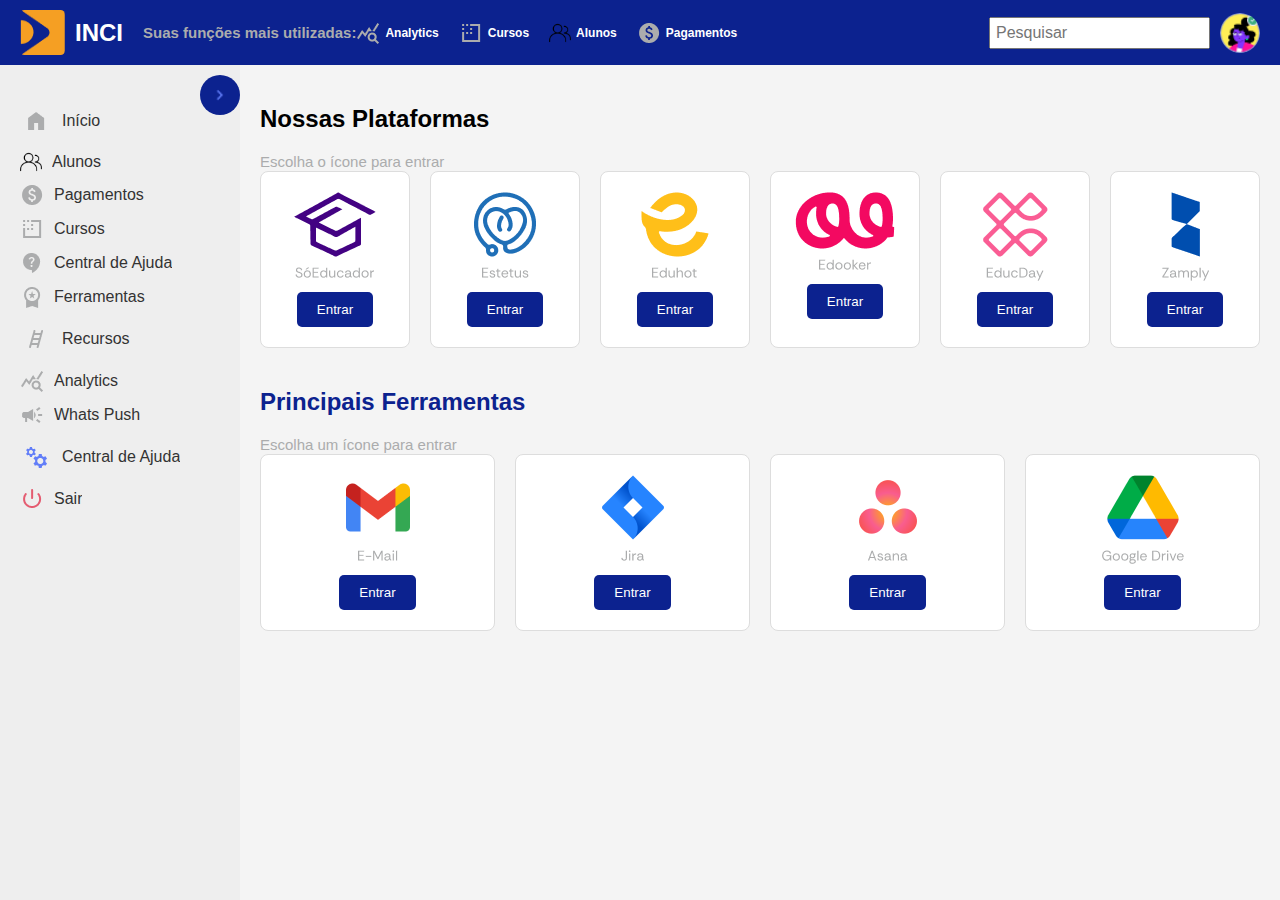
<file: hub-plataformas.html>
<!DOCTYPE html>
<html lang="pt-BR">
<head>
    <meta charset="UTF-8">
    <meta name="viewport" content="width=device-width, initial-scale=1.0">
    <title>INCI</title>
    <style>
        body {
            font-family: Arial, sans-serif;
            margin: 0;
            padding: 0;
            background-color: #f4f4f4;
            transition: margin-left 0.3s;
        }

        .container {
            display: flex;
            flex-direction: column;
            min-height: 100vh;
        }

        header {
            background-color: #0C228F;
            color: white;
            padding: 10px 20px;
            display: flex;
            justify-content: space-between;
            align-items: center;
        }

        header .logo {
            display: flex;
            align-items: center;
            font-size: 24px;
            font-weight: bold;
        }

        header .logo img {
            margin-right: 10px;
            border-radius: 10%;
        }

        header .pesquisar {
            display: flex;
            align-items: center;
        }

        header .pesquisar input {
            padding: 5px;
            font-size: 16px;
        }

        header .pesquisar img {
            width: 40px;
            height: 40px;
            border-radius: 50%;
            margin-left: 10px;
        }

        aside {
            background-color: #eeeeee;
            padding: 20px;
            width: 200px;
            transition: width 0.3s, transform 0.3s;
            position: relative;
            overflow: hidden;
        }

        aside.hidden {
            width: 60px;
        }

        aside nav ul {
            list-style: none;
            padding: 0;
        }

        aside nav ul li {
            display: flex;
            align-items: center;
            margin-bottom: 10px;
        }

        aside nav ul li img {
            margin-right: 10px;
            transition: margin-right 0.3s;
        }

        aside.hidden nav ul li img {
            margin-right: 0;
        }

        aside nav ul li a {
            text-decoration: none;
            color: #333;
            display: flex;
            align-items: center;
            white-space: nowrap;
            overflow: hidden;
            transition: width 0.3s;
        }

        aside.hidden nav ul li a {
            width: 0;
        }

        main {
            flex: 1;
            padding: 20px;
            transition: margin-left 0.3s;
        }

        main.shifted {
            margin-left: 60px;
        }

        section {
            margin-bottom: 40px;
        }

        h2 {
            font-size: 24px;
            margin-bottom: 20px;
        }

        span {
            color: #ABACAD;
            font-size: 15px;
        }

        .platform-grid, .tool-grid {
            display: grid;
            grid-template-columns: repeat(auto-fit, minmax(150px, 1fr));
            gap: 20px;
        }

        .platform, .tool {
            background-color: white;
            border: 1px solid #ddd;
            padding: 20px;
            text-align: center;
            border-radius: 8px;
            display: flex;
            flex-direction: column;
            align-items: center;
        }

        .platform img, .tool img {
            max-width: 100px;
            margin-bottom: 10px;
        }

        button {
            padding: 10px 20px;
            background-color: #0C228F;
            color: white;
            border: none;
            border-radius: 5px;
            cursor: pointer;
        }

        button:hover {
            background-color: #0A1B73;
        }

        .toggle-icon {
            position: absolute;
            top: 10px;
            right: 0px;
            background-color: #0C228F;
            color: white;
            border-radius: 50%;
            width: 40px;
            height: 40px;
            display: flex;
            align-items: center;
            justify-content: center;
            cursor: pointer;
            transition: transform 0.3s;
        }

        .toggle-icon img {
            width: 20px;
            height: 20px;
        }

        .hidden .toggle-icon {
            transform: rotate(180deg);
        }

        .header-links {
            display: flex;
            align-items: center;
            margin-left: 20px;
        }

        .header-links ul {
            list-style: none;
            display: flex;
            padding: 0;
            margin: 0;
        }

        .header-links ul li {
            display: flex;
            align-items: center;
            margin-right: 20px;
        }

        .header-links ul li img {
            margin-right: 5px;
        }

        .header-links ul li a {
            color: white;
            text-decoration: none;
            font-size: 12px;
        }
        .tools{
            color: #0C228F;            ;
        }
        .tools span{
            color: #ABACAD;
            font-size: 15px;
        }
    </style>
</head>
<body>
    <div class="container">
        <header>
            <div class="logo">
                <img src="img/amarelo.png" width="45px" height="45px" alt="Logo">
                INCI
                <div class="header-links">
                    <span>Suas funções mais utilizadas:</span>
                    <nav>
                        <ul>
                            <li><img src="img/lupa.png" alt=""><a href="#">Analytics</a></li>
                            <li><img src="img/quadrado.png" alt=""><a href="#">Cursos</a></li>
                            <li><img src="img/people.png" alt="" width="22px" height="22px"><a href="#">Alunos</a></li>
                            <li><img src="img/sifrão.png" alt=""><a href="#">Pagamentos</a></li>
                        </ul>
                    </nav>
                </div>
            </div>
            <div class="pesquisar">
                <input type="text" placeholder="Pesquisar">
                <img src="img/Avatar.png" alt="Profile">
            </div>
        </header>
        <div style="display: flex; flex: 1;">
            <aside id="sidebar">
                <div class="toggle-icon" onclick="toggleMenu()">
                    <img src="img/Container (5).png" alt="Toggle Menu">
                </div>
                <nav>
                    <ul>
                        <li><img src="img/casinha.png" alt=""><a href="#">Início</a></li>
                        <li><img src="img/people.png" alt="" width="22px" height="22px"><a href="#">Alunos</a></li>
                        <li><img src="img/sifrão.png" alt=""><a href="#">Pagamentos</a></li>
                        <li><img src="img/quadrado.png" alt=""><a href="#">Cursos</a></li>
                        <li><img src="img/interrogação.png" alt=""><a href="#">Central de Ajuda</a></li>
                        <li><img src="img/medalinha.png" alt=""><a href="#">Ferramentas</a></li>
                        <li><img src="img/escada.png" alt=""><a href="#">Recursos</a></li>
                        <li><img src="img/lupa.png" alt=""><a href="#">Analytics</a></li>
                        <li><img src="img/som.png" alt=""><a href="#">Whats Push</a></li>
                        <li><img src="img/config.png" alt=""><a href="#">Central de Ajuda</a></li>
                        <li><img src="img/off.png" alt=""><a href="index.html">Sair</a></li>
                    </ul>
                </nav>
            </aside>
            <main id="main-content">
                <section class="platforms">
                    <h2>Nossas Plataformas</h2>
                    <span>Escolha o ícone para entrar</span>
                    <div class="platform-grid">
                        <div class="platform">
                            <img src="img/sóEducador.png" alt="SEducador">
                            <button>Entrar</button>
                        </div>
                        <div class="platform">
                            <img src="img/estetus.png" alt="Estetus">
                            <button>Entrar</button>
                        </div>
                        <div class="platform">
                            <img src="img/eduhot.png" alt="Eduhot">
                            <button>Entrar</button>
                        </div>
                        <div class="platform">
                            <img src="img/edooker.png" alt="Edocker">
                            <button>Entrar</button>
                        </div>
                        <div class="platform">
                            <img src="img/educday.png" alt="EducDay">
                            <button>Entrar</button>
                        </div>
                        <div class="platform">
                            <img src="img/zamply.png" alt="Zamplify">
                            <button>Entrar</button>
                        </div>
                    </div>
                </section>
                <section class="tools">
                    <h2>Principais Ferramentas</h2>
                    <span>Escolha um ícone para entrar</span>
                    <div class="tool-grid">
                        <div class="tool">
                            <img src="img/e-mail.png" alt="E-Mail">
                            <button>Entrar</button>
                        </div>
                        <div class="tool">
                            <img src="img/jira.png" alt="Jira">
                            <button>Entrar</button>
                        </div>
                        <div class="tool">
                            <img src="img/asana.png" alt="Asana">
                            <button>Entrar</button>
                        </div>
                        <div class="tool">
                            <img src="img/Drive.png" alt="Google Drive">
                            <button>Entrar</button>
                        </div>
                    </div>
                </section>
            </main>
        </div>
    </div>
    <script>
        function toggleMenu() {
            const sidebar = document.getElementById('sidebar');
            const mainContent = document.getElementById('main-content');
            sidebar.classList.toggle('hidden');
            mainContent.classList.toggle('shifted');
        }
    </script>
</body>
</html>
</file>
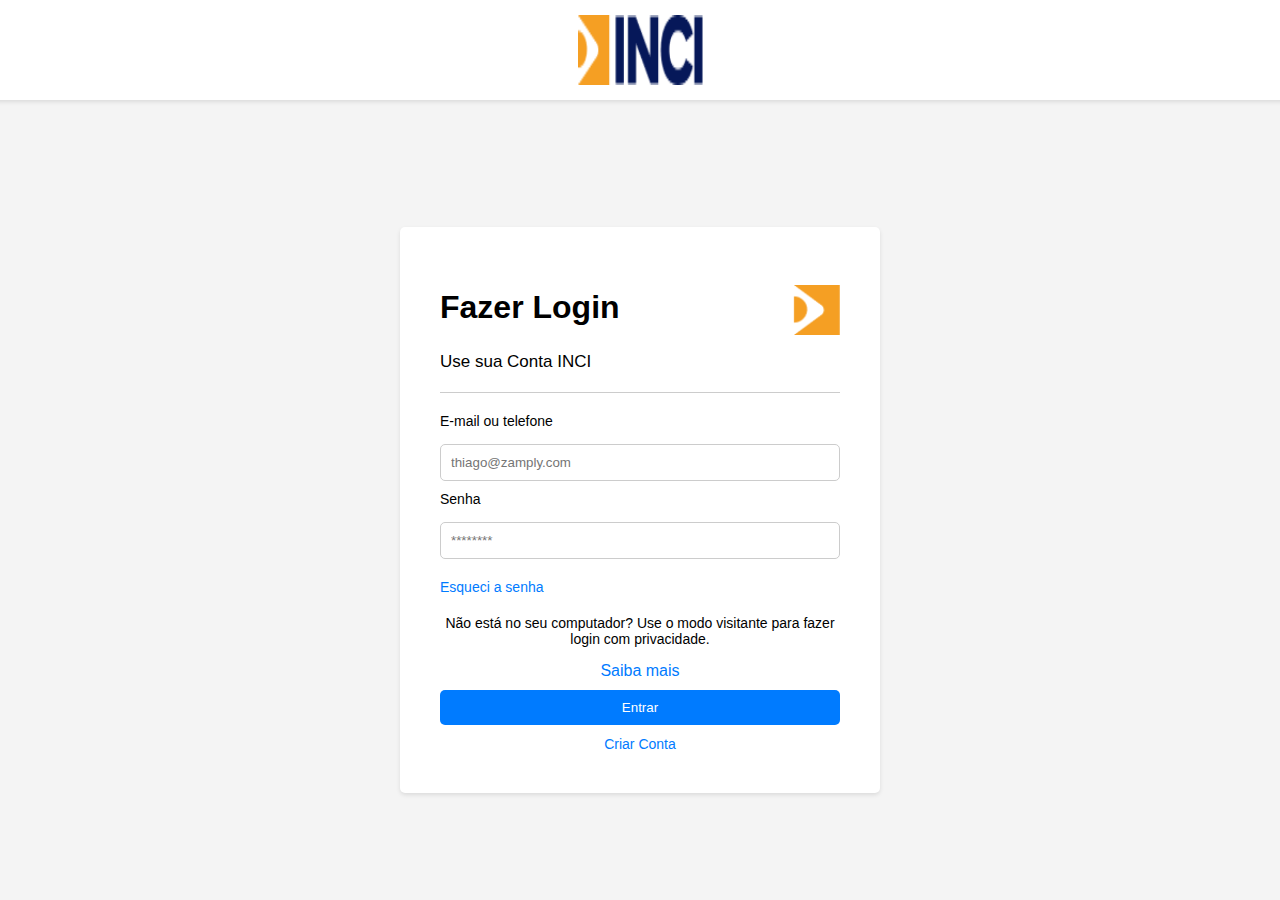
<file: login.html>
<!DOCTYPE html>
<html lang="en">
<head>
    <meta charset="UTF-8">
    <meta name="viewport" content="width=device-width, initial-scale=1.0">
    <title>Login</title>
    <style>
        body {
            font-family: Arial, sans-serif;
            display: flex;
            flex-direction: column;
            justify-content: center;
            align-items: center;
            min-height: 100vh; 
            margin: 0;
            background-color: #f4f4f4;
        }

        .login-container {
            background-color: white;
            padding: 40px;
            box-shadow: 0 2px 4px rgba(0, 0, 0, 0.1);
            border-radius: 5px;
            text-align: center;
            max-width: 400px; 
            width: 100%;
            margin-top: 120px; /* Adicionado para espaçamento entre o cabeçalho e o contêiner */
        }

        .titulo {
            display: flex;
            justify-content: space-between; 
            align-items: center;
        }

        .ol {
            display: flex;
            flex-direction: column;
            align-items: flex-start;
        }

        .ol p {
            font-size: 17px;
            margin: 5px 0 0 0;
        }

        .login-container img {
            height: 50px;
            margin-bottom: 20px;
        }

        .login-container hr {
            margin: 20px 0;
            border: none;
            border-top: 1px solid #ccc;
        }

        .login-container form {
            display: flex;
            flex-direction: column;
            gap: 10px;
        }

        .login-container label {
            align-self: flex-start;
            font-size: 14px;
            margin-bottom: 5px;
        }

        .login-container input {
            padding: 10px;
            border: 1px solid #ccc;
            border-radius: 5px;
        }

        .login-container .btn {
            background-color: #007BFF;
            color: white;
            padding: 10px;
            border: none;
            border-radius: 5px;
            cursor: pointer;
        }

        .login-container .btn:hover {
            background-color: #0056b3;
        }

        .login-container a {
            align-self: flex-start;
            color: #007BFF;
            text-decoration: none;
            font-size: 14px;
            margin: 10px 0; 
        }

        .login-container a:hover {
            text-decoration: underline;
        }

        .header {
            display: flex;
            justify-content: center;
            position: fixed;
            top: 0;
            left: 50%;
            transform: translateX(-50%);
            padding: 15px;
            width: 100%;
            background-color: white;
            box-shadow: 0 2px 4px rgba(0, 0, 0, 0.1);
            z-index: 1000;
        }
        .center{
            text-align: center;
            color: #007BFF;
        }
    </style>
</head>
<body>
    <div class="header">
        <img src="img/logo.png" alt="Logo" width="125" height="70">
    </div>
    
    <div class="login-container">
        <div class="titulo">
            <div class="ol">
                <h1>Fazer Login</h1>
                <p>Use sua Conta INCI</p>
            </div>
            <img src="img/amarelo.png" alt="Logo">
        </div>
        <hr>
        <form id="login-form">
            <label for="email">E-mail ou telefone</label>
            <input type="email" id="email" placeholder="thiago@zamply.com" required>
            <label for="password">Senha</label>
            <input type="password" id="password" placeholder="********" required>
            <a href="#">Esqueci a senha</a>

            <label>Não está no seu computador? Use o modo visitante para fazer login com privacidade.</label>
            <div class="center"
                <a href="#">Saiba mais</a>
            </div>
            <button type="submit" class="btn">Entrar</button>
            <div class="center">
                <a href="#">Criar Conta</a>
            </div>
        </form>
    </div>
    <script>
        document.getElementById('login-form').addEventListener('submit', function(event) {
            event.preventDefault();
            window.location.href = 'pagina.html';
        });
    </script>
</body>
</html>
</file>
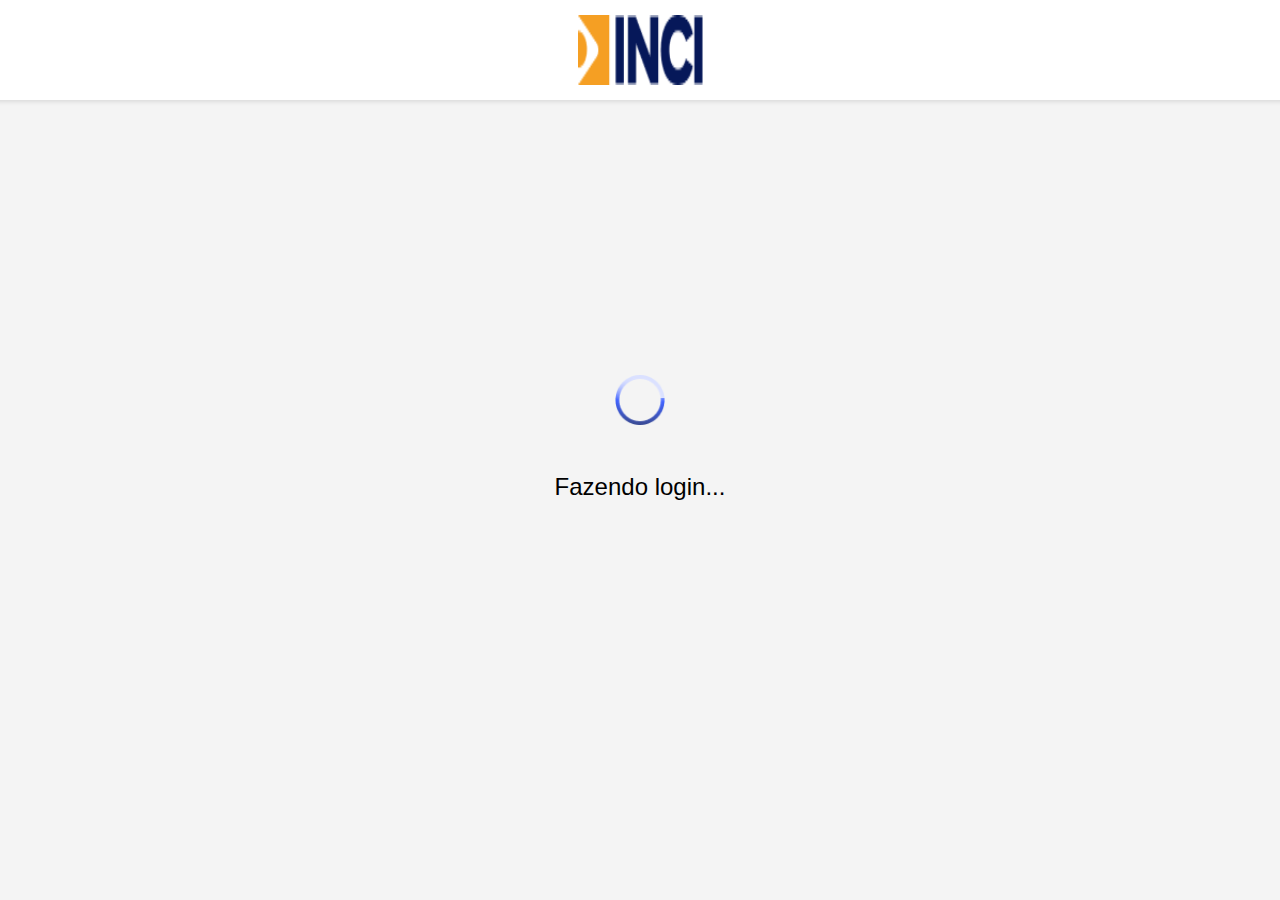
<file: pagina.html>
<!DOCTYPE html>
<html lang="en">
<head>
    <meta charset="UTF-8">
    <meta name="viewport" content="width=device-width, initial-scale=1.0">
    <title>Carregando</title>
    <style>
        body {
            font-family: Arial, sans-serif;
            display: flex;
            justify-content: center;
            align-items: center;
            height: 100vh;
            margin: 0;
            background-color: #f4f4f4;
        }
        .loading-container {
            text-align: center;
        }
        .loading-container img {
            height: 50px;
            margin-bottom: 20px;
        }
        .loading-container p {
            font-size: 1.5em;
        }
        .header {
            display: flex;
            justify-content: center;
            position: fixed;
            top: 0;
            left: 50%;
            transform: translateX(-50%);
            padding: 15px;
            width: 100%;
            background-color: white;
            box-shadow: 0 2px 4px rgba(0, 0, 0, 0.1);
            z-index: 1000;
        }
    </style>
</head>
<body>
    <div class="header">
        <img src="img/logo.png" alt="Logo" width="125" height="70">
    </div>
    <div class="loading-container">
        <img src="img/Loading.png" alt="Loading">
        <p>Fazendo login...</p>
    </div>
    <script>
        setTimeout(function() {
            window.location.href = 'hub-plataformas.html';
        }, 2000);
    </script>
</body>
</html>
</file>
